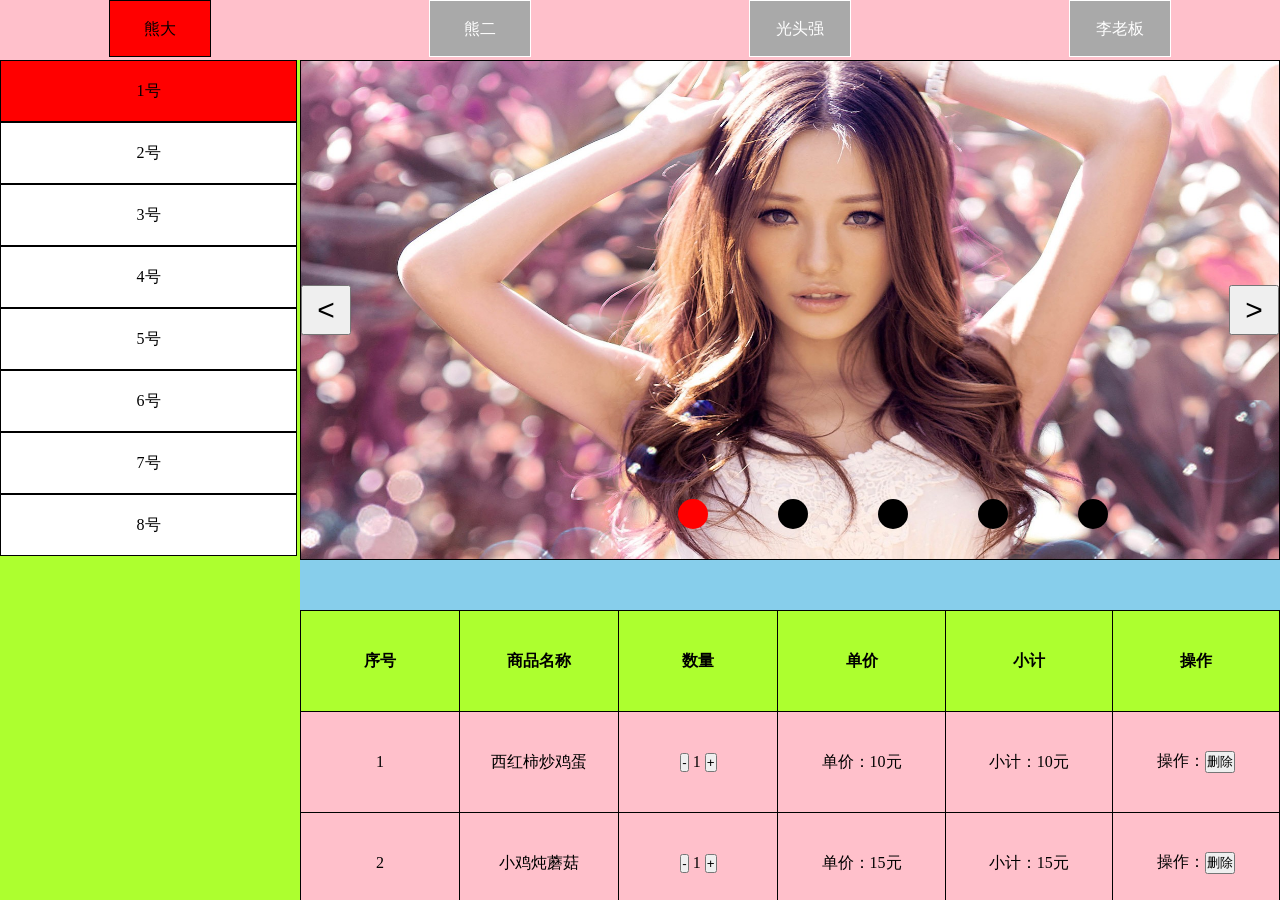
<file: src/index.html>
<!DOCTYPE html>
<html lang="en">
<head>
    <meta charset="UTF-8">
    <title>页面</title>
	<link rel="stylesheet" type="text/css" href="css/1.css"/>
   <style type="text/css">
	header{
		width: 100%;
		height: 60px;
		background-color: pink;
	}  
	header ul{
	    display: flex;
		justify-content: space-around;	
	}
	header ul li{
		width: 100px;
		height: 55px;
		border: 1px solid ;
		background-color: darkgrey;
		text-align: center;
		line-height: 55px;
		color: white;
		
	}
	.active{
		background-color: red;
		color: black;
	}
	
	
	
	
	 section{
		 width: 100%;
		 height: calc( 100% - 60px );
		 display: flex;
         justify-content: flex-start;		 
	 }
	 section aside{
		 width: 300px;
		 height: 100%;
		 background-color: greenyellow;
		 display: flex;
		 align-items: flex-start;
		 
	 }
	  section aside ul li{
		  width: 295px;
		  height: 60px;
		  border: 1px solid;
		  background: #FFFFFF;
		  text-align: center;
		  line-height: 60px;
	  }
	 
	 
	 
	 
	 section content{
		width:calc( 100% - 300px );
		height: 100%;
		background-color: skyblue; 
		overflow-y: auto;  
	 }
	 /*轮播图*/
   	  section content .bigbox{
		  width: 100%;
		  height: 500px;
		  border: 1px solid;
		  background-size: 100% 100%;
		  position: relative;
		  
	  }
	  /*小圆点样式*/
	  section content  ul{
	  	width: 500px;
	  	position: absolute;
	  	bottom: 30px;
	  	left: 35%;
		display: flex;
		justify-content: space-around;
	  }
	  section content  ul li{
	  	background: black;
	  	width: 30px;
	  	height: 30px;
	  	border-radius: 50%;
	  
	  
	  }
	  section content  #btn1{
		position: absolute;
	  	width: 50px;
		height: 50px;
		font-size: 30px;
		left: 0px;
		top: 45%;
	  }
	  section content   #btn2{
	  	position: absolute;
	  	width: 50px;
	  	height: 50px;
	  	font-size: 30px;
	  	right: 0px;
	  	top: 45%;
	  }
	  
	  
	  /*购物车*/
	  section content .bigshop{
	  		  width: 100%;
	  		 

			  margin-top:20px ;
	  }
	  table {
		 
	  	border-collapse: collapse;
	  	text-align: center;
	  	margin: 50px auto;
	  }
	  
	  .box1 th {
	  	width: 300px;
	  	height: 100px;
	  	border: 1px solid black;
	  	background-color: greenyellow;
	  }
	  
	  .box1 td {
	  	width: 300px;
	  	height: 100px;
	  	border: 1px solid #000000;
		background: #FFC0CB;
	  }
	  
	  .box2 th {
	  	width: 300px;
	  	height: 100px;
	  	border: 1px solid black;
	  	background-color: greenyellow;
	  }
	  
	  .box2 td {
	  	width: 300px;
	  	height: 100px;
	  	border: 1px solid #000000;
		background: #FFC0CB;
	  }
   </style>

</head>
<body>
    <header>
		<ul id="nav">
			<li class="active">熊大</li>
			<li>熊二</li>
			<li>光头强</li>
			<li>李老板</li>
		</ul>
		
    </header>
    <section>
		<aside>
			<ul id="mean">
				<li class="active">1号</li>
				<li>2号</li>
				<li>3号</li>
				<li>4号</li>
				<li>5号</li>
				<li>6号</li>
				<li>7号</li>
				<li>8号</li>
			</ul>
		</aside>
		<content>
		  <div class="bigbox" id="bigbox">
			  <ul>
			  	<li></li>
			  	<li></li>
			  	<li></li>
			  	<li></li>
			  	<li></li>
			  </ul>
			  <input type="button" id="btn1" value="<" />
			  <input type="button" id="btn2" value=">" />
		  </div>
		  
		  <div class="bigshop">
			 <div class="box1">
			 	<table id="tableBox">
			 		<tr>
			 			<th>序号</th>
			 			<th>商品名称</th>
			 			<th>数量</th>
			 			<th>单价</th>
			 			<th>小计</th>
			 			<th>操作</th>
			 		</tr>
			 		<tr>
			 			<td><span class="goods-order"></span></td>
			 			<td><span class="goods-name">西红柿炒鸡蛋</span></td>
			 			<td>
			 				<button class="goods-num-reduce">-</button>
			 				<span class="goods-num">1</span>
			 				<button class="goods-num-add">+</button>
			 			</td>
			 			<td>单价：<span class="goods-price">10</span>元</td>
			 			<td>小计：<sapn class="goods-single-price">10</sapn>元</td>
			 			<td>操作：<input type="button" value="删除" class="delete-goods"></td>
			 		</tr>
			 		<tr>
			 			<td><span class="goods-order"></span></td>
			 			<td><span class="goods-name">小鸡炖蘑菇</span></td>
			 			<td>
			 				<button class="goods-num-reduce">-</button>
			 				<span class="goods-num">1</span>
			 				<button class="goods-num-add">+</button>
			 			</td>
			 			<td>单价：<span class="goods-price">15</span>元</td>
			 			<td>小计：<sapn class="goods-single-price">15</sapn>元</td>
			 			<td>操作：<input type="button" value="删除" class="delete-goods"></td>
			 		</tr>
			 		<tr id="lastTr">
			 			<td colspan="6">商品一共 <span id="goods-total-nums">2</span> 件；总计 <span id="goods-totla-prices">25</span> 元</td>
			 		</tr>
			 	</table>
			 </div>
			 <div class="box2">
			 	<table>
			 		<tr>
			 			<th>序号</th>
			 			<th>商品名称</th>
			 			<th>单价</th>
			 			<th>操作</th>
			 		</tr>
			 		<tr>
			 			<td><span class="add_order">1</span></td>
			 			<td><span class="add-name">水果沙拉</span></td>
			 			<td>单价：<span class="add-price">10</span>元</td>
			 			<td>操作：<button class="add-goods">添加</button></td>
			 		</tr>
			 		<tr>
			 			<td><span class="add_order">2</span></td>
			 			<td><span class="add-name">柠檬水</span></td>
			 			<td>单价：<span class="add-price">22</span>元</td>
			 			<td>操作：<button class="add-goods">添加</button></td>
			 		</tr>
			 	</table>
			 </div> 
		  </div>
		</content>
    </section>
    

</body>
</html>
<script src="https://code.jquery.com/jquery-3.1.1.min.js"></script>
<script src="js/lbt.js"></script>
<script src="js/shop.js"></script>
<script>
	
	
	
	//$(funciton(){})()   == window.onload=function(){}
	//页面初始化调用函数
    $(function(){
		new navChang('nav');
		meanChang('mean');
		
		
		//轮播图    原生和jquery的写法区别就在于id，别的都一模一样。比如 name class 标签他们都一样
		let box = $('#bigbox')[0];//获取大盒子-我们封装的banner是基于原生的，所以我们需要把jquery的  $('#id') 变成   $('#id')[0]
		let lis = $('#bigbox ul li');//获取大盒子地下所有的li   
		let prev = $('#btn1')[0];
		let next = $('#btn2')[0];
		
		new Banner(box,lis,prev,next);
		//购物车
		let c = new Car();
		c.order();
		c.eventBtn();
	})
	
	
	/**
	 * navChang-tab切换，当前加active，其他移出active
	 * @param = id，传来一个父元素的id
	 * chaojiwudimsnyy
	 **/
	class navChang{
		constructor(id) {
			$('#'+id+ ' li').click(function(){   //给id里面的每一项li加一个点击事件
				$(this).addClass('active').siblings().removeClass('active');  //给当前选中的li加上active ,给其他没选中的除掉active名。
			})
			
		}
	}
	
	function meanChang(id){
		$('#'+id+ ' li').click(function(){   //给id里面的每一项li加一个点击事件
			$(this).addClass('active').siblings().removeClass('active');  //给当前选中的li加上active ,给其他没选中的除掉active名。
		})
	}
	
</script>
</file>
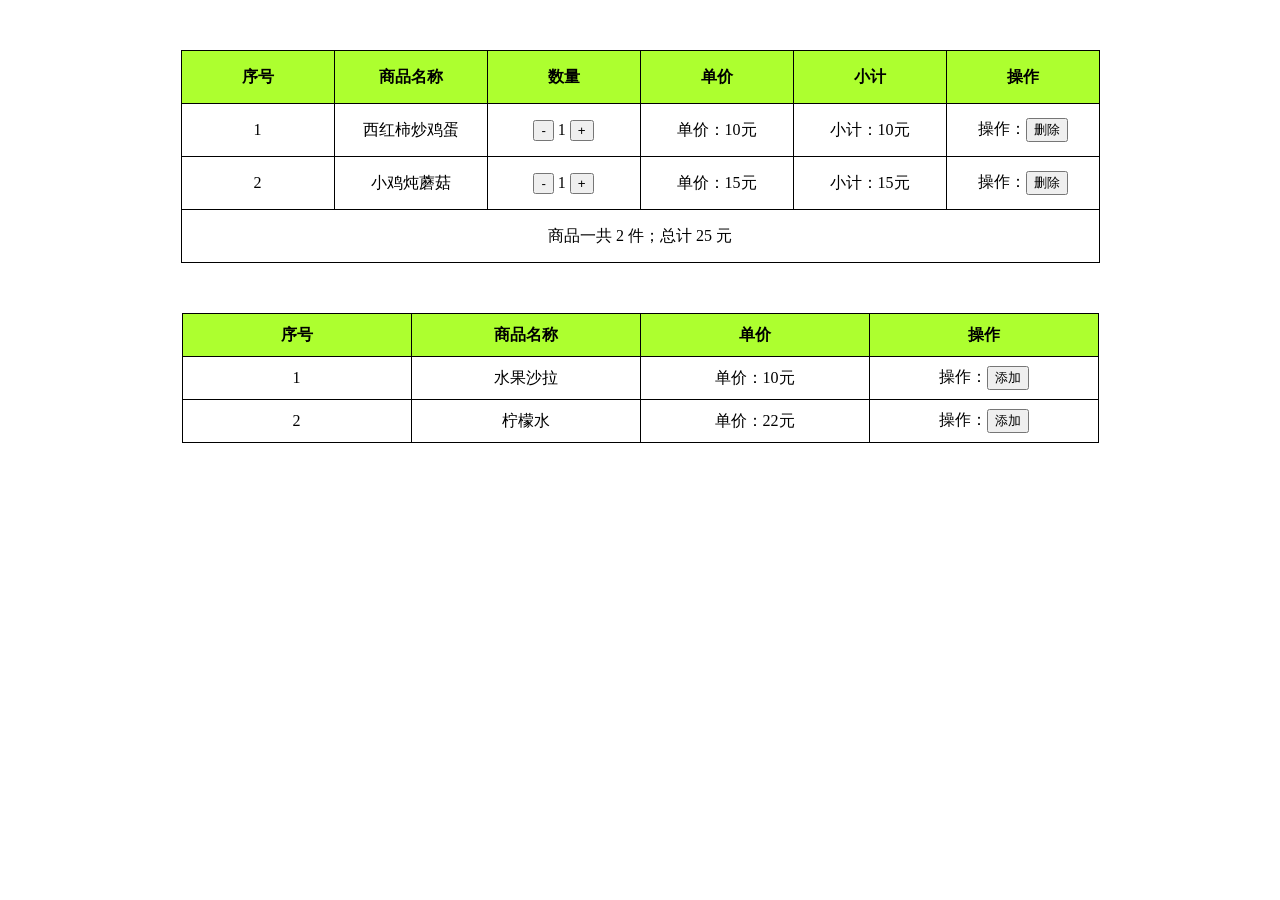
<file: 购物车.html>
<!DOCTYPE html>
<html>

<head>
	<meta charset="utf-8">
	<title>购物车</title>
	<style type="text/css">
		table {
			border-collapse: collapse;
			text-align: center;
			margin: 50px auto;
		}

		.box1 th {
			width: 150px;
			height: 50px;
			border: 1px solid black;
			background-color: greenyellow;
		}

		.box1 td {
			width: 150px;
			height: 50px;
			border: 1px solid #000000;
		}

		.box2 th {
			width: 226px;
			height: 40px;
			border: 1px solid black;
			background-color: greenyellow;
		}

		.box2 td {
			width: 226px;
			height: 40px;
			border: 1px solid #000000;
		}
	</style>
</head>

<body>
	<div class="box1">
		<table id="tableBox">
			<tr>
				<th>序号</th>
				<th>商品名称</th>
				<th>数量</th>
				<th>单价</th>
				<th>小计</th>
				<th>操作</th>
			</tr>
			<tr>
				<td><span class="goods-order"></span></td>
				<td><span class="goods-name">西红柿炒鸡蛋</span></td>
				<td>
					<button class="goods-num-reduce">-</button>
					<span class="goods-num">1</span>
					<button class="goods-num-add">+</button>
				</td>
				<td>单价：<span class="goods-price">10</span>元</td>
				<td>小计：<sapn class="goods-single-price">10</sapn>元</td>
				<td>操作：<input type="button" value="删除" class="delete-goods"></td>
			</tr>
			<tr>
				<td><span class="goods-order"></span></td>
				<td><span class="goods-name">小鸡炖蘑菇</span></td>
				<td>
					<button class="goods-num-reduce">-</button>
					<span class="goods-num">1</span>
					<button class="goods-num-add">+</button>
				</td>
				<td>单价：<span class="goods-price">15</span>元</td>
				<td>小计：<sapn class="goods-single-price">15</sapn>元</td>
				<td>操作：<input type="button" value="删除" class="delete-goods"></td>
			</tr>
			<tr id="lastTr">
				<td colspan="6">商品一共 <span id="goods-total-nums">2</span> 件；总计 <span id="goods-totla-prices">25</span> 元</td>
			</tr>
		</table>
	</div>
	<div class="box2">
		<table>
			<tr>
				<th>序号</th>
				<th>商品名称</th>
				<th>单价</th>
				<th>操作</th>
			</tr>
			<tr>
				<td><span class="add_order">1</span></td>
				<td><span class="add-name">水果沙拉</span></td>
				<td>单价：<span class="add-price">10</span>元</td>
				<td>操作：<button class="add-goods">添加</button></td>
			</tr>
			<tr>
				<td><span class="add_order">2</span></td>
				<td><span class="add-name">柠檬水</span></td>
				<td>单价：<span class="add-price">22</span>元</td>
				<td>操作：<button class="add-goods">添加</button></td>
			</tr>
		</table>
	</div>
</body>

</html>
<script>
	class Car {
		constructor() {

		}

		// 通过goods-order的数量改变序号
		order() {
			let xh = document.getElementsByClassName('goods-order');
			for (let i = 0; i < xh.length; i++) {
				xh[i].innerHTML = i + 1;
			}
		}

		//商品总数量
		goodsNums() {
			let oGoodsNums = document.getElementById("goods-total-nums");
			let oGoodsNum = document.getElementsByClassName("goods-num");
			let goodsNums = 0;
			for (let i = 0; i < oGoodsNum.length; i++) {
				goodsNums += +oGoodsNum[i].innerHTML;
			}
			oGoodsNums.innerHTML = goodsNums;
		}

		//商品总价钱
		goodsPrices() {
			let oGoodsPrices = document.getElementById("goods-totla-prices");
			let oGoodsSinglePrice = document.getElementsByClassName("goods-single-price");
			let goodsPrices = 0;
			for (let i = 0; i < oGoodsSinglePrice.length; i++) {
				goodsPrices += +oGoodsSinglePrice[i].innerHTML;
			}
			oGoodsPrices.innerHTML = goodsPrices;
		}

		//增加商品数量
		addNum(btn) {
			let oGoodsNum = btn.previousElementSibling;
			let oGoodsPrice = btn.parentNode.nextElementSibling.firstElementChild;
			let oGoodsSinglePrice = btn.parentNode.nextElementSibling.nextElementSibling.firstElementChild;
			oGoodsNum.innerHTML++;
			oGoodsSinglePrice.innerHTML = this.getXiaoji(oGoodsNum.innerHTML, oGoodsPrice.innerHTML);
			this.goodsNums();
			this.goodsPrices();
		}

		//减少商品数量
		reduceNum(btn) {
			let oGoodsNum = btn.nextElementSibling;
			let oGoodsPrice = btn.parentNode.nextElementSibling.firstElementChild;
			let oGoodsSinglePrice = btn.parentNode.nextElementSibling.nextElementSibling.firstElementChild;
			if (oGoodsNum.innerHTML <= 1) {
				alert('没得减啦');
			} else {
				oGoodsNum.innerHTML--;
			}
			oGoodsSinglePrice.innerHTML = this.getXiaoji(oGoodsNum.innerHTML, oGoodsPrice.innerHTML);
			this.goodsNums();
			this.goodsPrices();

		}
		getXiaoji(num, price) {
			return num * price;
		}

		//删除商品
		delGoods(btn) {
			let oTr = btn.parentNode.parentNode;
			oTr.remove();
			this.goodsNums();
			this.goodsPrices();
		}

		//按钮事件
		eventBtn() {
			let that = this;
			//数量增加减少按钮
			let reduceBtn = document.getElementsByClassName("goods-num-reduce");
			let addBtn = document.getElementsByClassName("goods-num-add");
			for (let i = 0; i < reduceBtn.length; i++) {
				reduceBtn[i].onclick = function () {
					that.reduceNum(this);
				}
			}
			for (let i = 0; i < addBtn.length; i++) {
				addBtn[i].onclick = function () {
					that.addNum(this);
				}
			}

			//删除按钮
			let delBtn = document.getElementsByClassName("delete-goods");
			for (let i = 0; i < delBtn.length; i++) {
				delBtn[i].onclick = function () {
					that.delGoods(this);
					that.order();
				}
			}

			//增加商品
			let oAddBtn = document.getElementsByClassName("add-goods");

			for (let i = 0; i < oAddBtn.length; i++) {
				oAddBtn[i].onclick = function () {
					// 点击的当前的添加按钮所在行的商品名
					let oAddName = this.parentNode.previousElementSibling.previousElementSibling.innerText
					// 商品单价
					let oAddPrice = this.parentNode.previousElementSibling.firstElementChild.innerHTML;
					// 第一个table

					let table = document.getElementById('tableBox');
					// table的每一行	
					let rows = table.rows;
					let isExist = false; // 假定商品列表没有重复的
					for (let i = 1; i < rows.length - 1; i++) {
						if (rows[i].cells[1].innerText == oAddName) { // 有重复的
							// 将按钮作为实参传递
							that.addNum(rows[i].cells[2].lastElementChild);
							// 有重复则置为true	
							isExist = true;
							that.goodsPrices();
							that.goodsNums();
							break;
						}
						
						
					}
					// 没重复直接添加
					if (isExist == false) {
						let lastTr = document.getElementById("lastTr");
						lastTr.remove();
						table.firstElementChild.innerHTML += `
						<tr>
							<td><span class="goods-order"></span></td>
							<td><span class="goods-name">${oAddName}</span></td>
							<td>
								<button class="goods-num-reduce">-</button>
								<span class="goods-num">1</span>
								<button class="goods-num-add">+</button>
								</td>
							<td>单价：<span class="goods-price">${oAddPrice}</span>元</td>
							<td>小计：<sapn class="goods-single-price">10</sapn>元</td>
							<td>操作：<input type="button" value="删除" class="delete-goods"></td>
							</tr>
						<tr id="lastTr">
							<td colspan="6">商品一共 <span id="goods-total-nums">0</span> 件；总计 <span id="goods-totla-prices">0</span> 元</td>
							</tr>
						`
					}
					that.goodsPrices();
					that.goodsNums();
					that.order();
					that.eventBtn();
				}
			}
		}

	}
	let c = new Car();
	c.order();
	c.eventBtn();
</script>
</file>
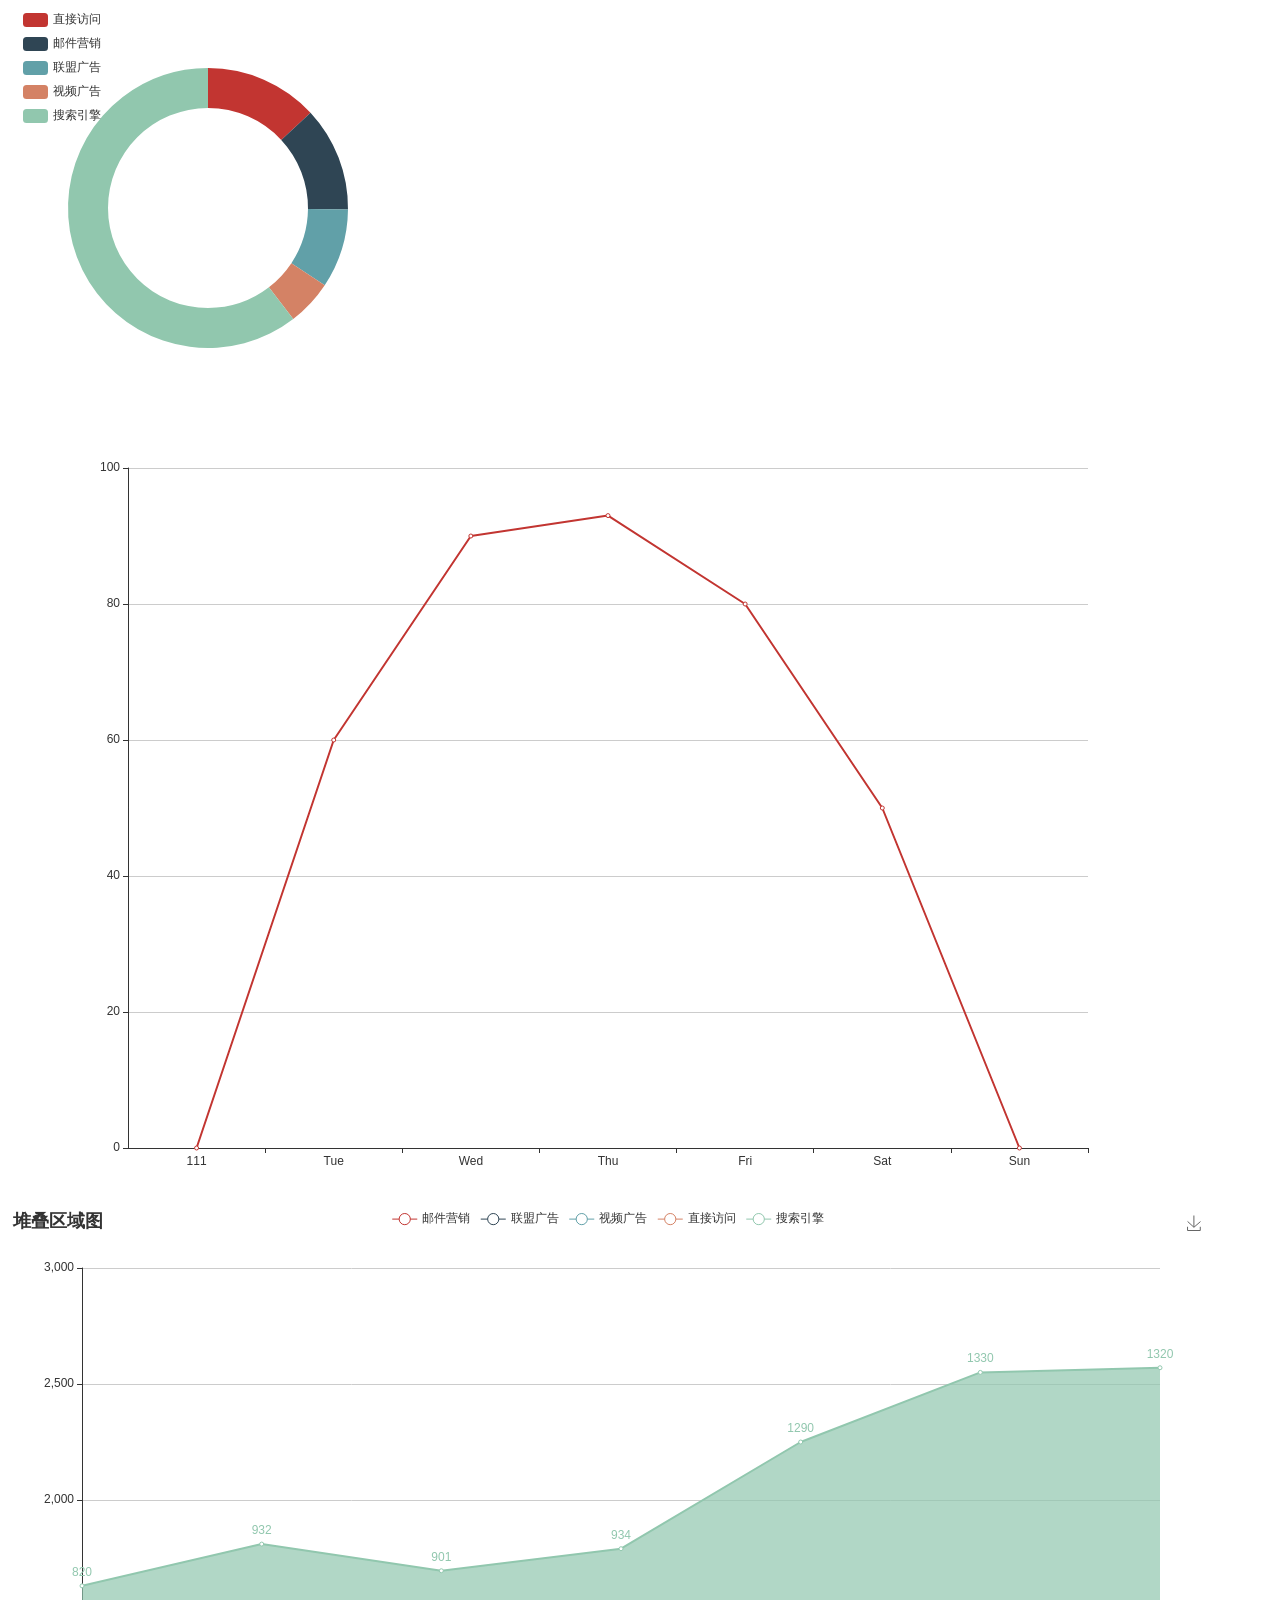
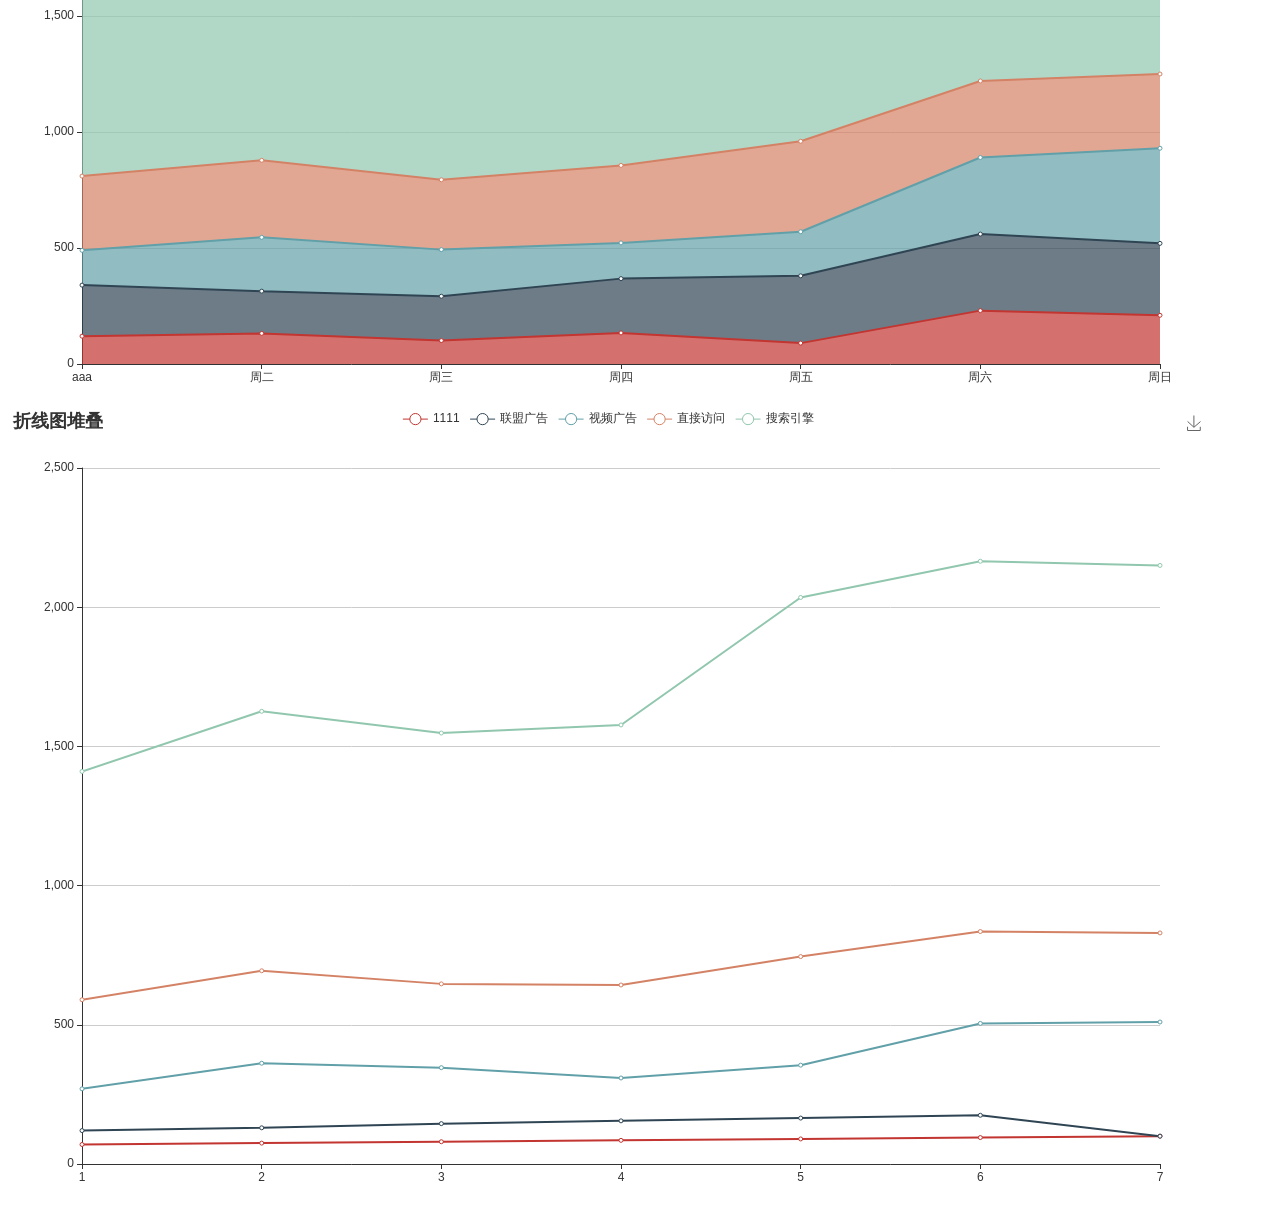
<file: src/echarts.html>
<!DOCTYPE html>
<html>
	<head>
		<meta charset="utf-8">
		<title>echart</title>
	</head>
	<body>
		<div id="aaaa" style="width:400px;height:400px;"></div>
	<!-- 	第二部 -->
		<div id="bbbb"  style="width:1200px;height:800px;"></div>
		<div id="cccc"  style="width:1200px;height:800px;"></div>
		<div id="dddd"  style="width:1200px;height:800px;"></div>
		
	</body>
</html>

<script src="https://code.jquery.com/jquery-3.1.1.min.js"></script>
<script src="js/echarts.js"></script>
<script type="text/javascript">
	//初始化调用
	$(function(){
		echart1();//调用一个环形图
		echart2();
		echart3();
		echart4();
	})
	
	
	
	function echart1(){
		// 第一步  初始化图表标签
		 var myChart = echarts.init(document.getElementById('aaaa'));
		 // var myChart = echarts.init($('#aaaa'));
		 //第二步  配置
		 options = {
			 tooltip: {
				 trigger: 'item',
				 formatter: '{a} <br/>{b}: {c} ({d}%)'
			 },
			 legend: {
				 orient: 'vertical',
				 left: 10,
				 data: ['直接访问', '邮件营销', '联盟广告', '视频广告', '搜索引擎']
			 },
			 series: [
				 {
					 name: '访问来源',
					 type: 'pie',
					 radius: ['50%', '70%'],
					 avoidLabelOverlap: false,
					 label: {
						 normal: {
							 show: false,
							 position: 'center'
						 },
						 emphasis: {
							 show: true,
							 textStyle: {
								 fontSize: '30',
								 fontWeight: 'bold'
							 }
						 }
					 },
					 labelLine: {
						 normal: {
							 show: false
						 }
					 },
					 data: [
						 {value: 335, name: '直接访问'},
						 {value: 310, name: '邮件营销'},
						 {value: 234, name: '联盟广告'},
						 {value: 135, name: '视频广告'},
						 {value: 1548, name: '搜索引擎'}
					 ]
				 }
			 ]
		 };
		 
		 //第三步 应用
			 myChart.setOption(options);
			
		 }
		 
	 
	  function echart2(){
		// 第一步  初始化图表标签
			
		  // var myChart1 = echarts.init($('#bbbb'));
		   var myChart1 = echarts.init(document.getElementById('bbbb'));
	       //第二步  配置
			option = {
	            xAxis: {
	                type: 'category',
	                data: ['111', 'Tue', 'Wed', 'Thu', 'Fri', 'Sat', 'Sun']
	            },
	            yAxis: {
	                type: 'value'
	            },
	            series: [{
	                data: [0, 60, 90, 93, 80, 50, 0],
	                type: 'line'
	            }]
	        };
	
	
	
				//第三步 应用
				myChart1.setOption(option);
		
      }
	  
	  //三
	  function echart3(){
		 // 第一步  初始化图表标签
		  	
		    // var myChart1 = echarts.init($('#bbbb'));
		     var myChart3 = echarts.init(document.getElementById('cccc'));
		  option = {
		      title: {
		          text: '堆叠区域图'
		      },
		      tooltip: {
		          trigger: 'axis',
		          axisPointer: {
		              type: 'cross',
		              label: {
		                  backgroundColor: '#6a7985'
		              }
		          }
		      },
		      legend: {
		          data: ['邮件营销', '联盟广告', '视频广告', '直接访问', '搜索引擎']
		      },
		      toolbox: {
		          feature: {
		              saveAsImage: {}
		          }
		      },
		      grid: {
		          left: '3%',
		          right: '4%',
		          bottom: '3%',
		          containLabel: true
		      },
		      xAxis: [
		          {
		              type: 'category',
		              boundaryGap: false,
		              data: ['aaa', '周二', '周三', '周四', '周五', '周六', '周日']
		          }
		      ],
		      yAxis: [
		          {
		              type: 'value'
		          }
		      ],
		      series: [
		          {
		              name: '邮件营销',
		              type: 'line',
		              stack: '总量',
		              areaStyle: {},
		              data: [120, 132, 101, 134, 90, 230, 210]
		          },
		          {
		              name: '联盟广告',
		              type: 'line',
		              stack: '总量',
		              areaStyle: {},
		              data: [220, 182, 191, 234, 290, 330, 310]
		          },
		          {
		              name: '视频广告',
		              type: 'line',
		              stack: '总量',
		              areaStyle: {},
		              data: [150, 232, 201, 154, 190, 330, 410]
		          },
		          {
		              name: '直接访问',
		              type: 'line',
		              stack: '总量',
		              areaStyle: {},
		              data: [320, 332, 301, 334, 390, 330, 320]
		          },
		          {
		              name: '搜索引擎',
		              type: 'line',
		              stack: '总量',
		              label: {
		                  normal: {
		                      show: true,
		                      position: 'top'
		                  }
		              },
		              areaStyle: {},
		              data: [820, 932, 901, 934, 1290, 1330, 1320]
		          }
		      ]
		  };

		  
		  
		  
		    //第三步 应用
		     myChart3.setOption(option);  
	  }
	  
	  
	  
	  //四
	 function echart4(){
		  // 第一步  初始化图表标签
		 var myChart4 = echarts.init(document.getElementById('dddd')); 
		 //di二
		 option = {
		     title: {
		         text: '折线图堆叠'
		     },
		     tooltip: {
		         trigger: 'axis'
		     },
		     legend: {
		         data: ['1111', '联盟广告', '视频广告', '直接访问', '搜索引擎']
		     },
		     grid: {
		         left: '3%',
		         right: '4%',
		         bottom: '3%',
		         containLabel: true
		     },
		     toolbox: {
		         feature: {
		             saveAsImage: {}
		         }
		     },
		     xAxis: {
		         type: 'category',
		         boundaryGap: false,
		         data: ['1', '2', '3', '4', '5', '6', '7']
		     },
		     yAxis: {
		         type: 'value'
		     },
		     series: [
		         {
		             name: '1111',
		             type: 'line',
		             stack: '总量',
		             data: [70, 75, 80, 85, 90, 95, 100]
		         },
		         {
		             name: '联盟广告',
		             type: 'line',
		             stack: '总量',
		             data: [50, 55, 65, 70, 75, 80, 0]
		         },
		         {
		             name: '视频广告',
		             type: 'line',
		             stack: '总量',
		             data: [150, 232, 201, 154, 190, 330, 410]
		         },
		         {
		             name: '直接访问',
		             type: 'line',
		             stack: '总量',
		             data: [320, 332, 301, 334, 390, 330, 320]
		         },
		         {
		             name: '搜索引擎',
		             type: 'line',
		             stack: '总量',
		             data: [820, 932, 901, 934, 1290, 1330, 1320]
		         }
		     ]
		 };

		 
		 
		  //第三步 应用
		 myChart4.setOption(option);   
	 }
	  
</script>
</file>
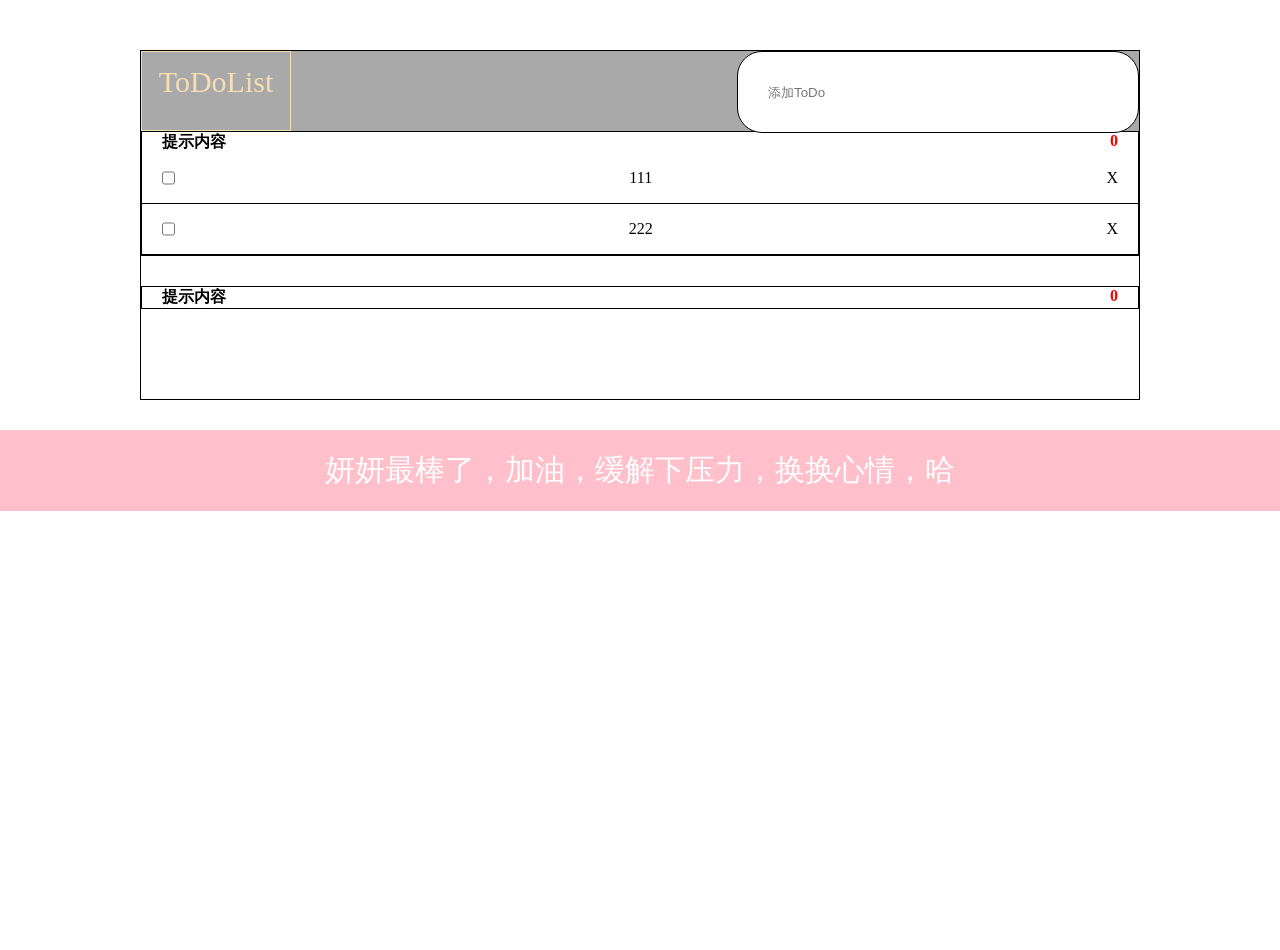
<file: src/xiangmu.html>
<!DOCTYPE html>
<html>
	<head>
		<meta charset="utf-8">
		<title></title>
		<link rel="stylesheet" type="text/css" href="css/1.css"/>
		<style type="text/css">
			.box{
				width: 1000px;
				min-height: 350px;
				border: 1px solid;
				margin: 50px auto 0 ;
			}
			.nav{
				width: 100%;
				height: 80px;
				background: #A9A9A9;
				display: flex;
				justify-content: space-between;
			}
			.nav .leftnav{
				width: 150px;
				height: 80px;
				border: 1px solid;
				font-size: 30px;
				color: wheat;
				text-align: center;
				line-height: 60px;
			}
			.nav .rightnav{
				width: 400px;
				height: 80px;
				border: 1px solid;
				border-radius:25px ;
				text-indent: 30px;
				
			}
			
			/* 提示内容 */
			.sex{
				width: 100%;
				height: 80%;
				border: 1px solid;
				box-sizing: border-box;
			}
			 .sex h4{
				display: flex;
				justify-content: space-between;
				padding:0  20px;
				
			}
			.sex h4 span{
				color: #FF0000;
				
			}
			
			.sex ul{
				
			}
			.sex li{
				width: 100%;
				line-height: 50px;
				border-bottom: 1px solid;
				display: flex;
				justify-content: space-between;
				padding: 0 20px;
				box-sizing: border-box;
				
			}
			.del:hover{
				cursor: pointer;
			}
			
		</style>
	</head>
	<body>
		<div class="box">
			<!-- 头部内容 -->
			<div class="nav">
				<div class="leftnav">ToDoList</div>
				<input class="rightnav" type="text" placeholder="添加ToDo" />
			</div>
			<!-- 主体内容 -->
			<div id="box2" class="sex" style="margin-bottom:30px;">
				<h4>提示内容   <span id="box_span">0</span> </h4>
				<ul>

					<li><input type="checkbox" onclick="remove(this)"> <span>111</span><span class="del" onclick="del(this)">X</span></li>
				    <li><input type="checkbox" onclick="remove(this)"><span>222</span><span class="del" onclick="del(this)">X</span></li>
				</ul>
				
			</div>
			<div id="box3" class="sex">
				<h4>提示内容   <span id="box_span">0</span> </h4>
				<ul>
				</ul>
				
			</div>
		</div>
		
		
		
		
		<div id="" style="text-align: center;font-size: 30px;margin:30px 0;color:#fff;background: #FFC0CB;padding: 20px 0;">
			妍妍最棒了，加油，缓解下压力，换换心情，哈
		</div>
	</body>
</html>
<script src="https://code.jquery.com/jquery-3.1.1.min.js"></script>
<script src="https://cdn.staticfile.org/jquery-cookie/1.4.1/jquery.cookie.min.js"></script>
<script type="text/javascript">
	
	$(function(){
		//初始化调用刷新方法
		refech();
	});
	
	// 添加事件
	/**回车事件 keyCode==13*/
	$(document).keyup(function(event){
	 if(event.keyCode ==13){
		 
		 //一
		 //1 .获取用户输入的内容
		let val = $('.rightnav').val();
		 //2.得到我们每次添加的li模板；
		 let nowli = '<li><input type="checkbox" onclick="remove(this)"> <span>'+val+'</span><span class="del" onclick="del(this)">X</span></li>';
		 //二
		 //3.把我们li模板添加到box2下的ul中去
		 $('#box2 ul').append(nowli);
	
		//新增完了调用刷新方法
		refech();
	 }
	 
	});
	//删除事件
	function del( that ){//这里的that是上面调用这个函数传进来的this
		
		$(that).parent().remove();  //给当前(<span class="del" onclick="del(this)">X</span>)的this的父元素调用删除本身方法。谁点remove就把它本身删掉。
		
		//删除完了调用刷新方法
		refech();
	}
	//remove事件
	function  remove( that ){
		//调用他的删除事件·
		del(that);
		//添加移动事件
		let text ='<li>' + $(that).parent().html() + '</li>';
		 $('#box3 ul').append( text );
	}
	
	
	//刷新事件
	function refech(){
		$.cookie('name', 'haoxing');//存cookie

		let nowli = $('#box2 ul li').length;  //获取li的数量，用length来表示
		$('#box_span').html(nowli);  //把它的数量赋给#box_span（span里面的值）；
		

	}
	
	

	
	
	
	
</script>
</file>
<file: src/css/1.css>
*{
	margin: 0;
    padding: 0;
}
ul,li{
	list-style: none;
}
img{
	vertical-align: top;
}
a{
	text-decoration: none;
}
input{
	outline: none;
}
html,body{
	width: 100%;
	height: 100%;
}
div, p{
	box-sizing: border-box;
}
</file>
